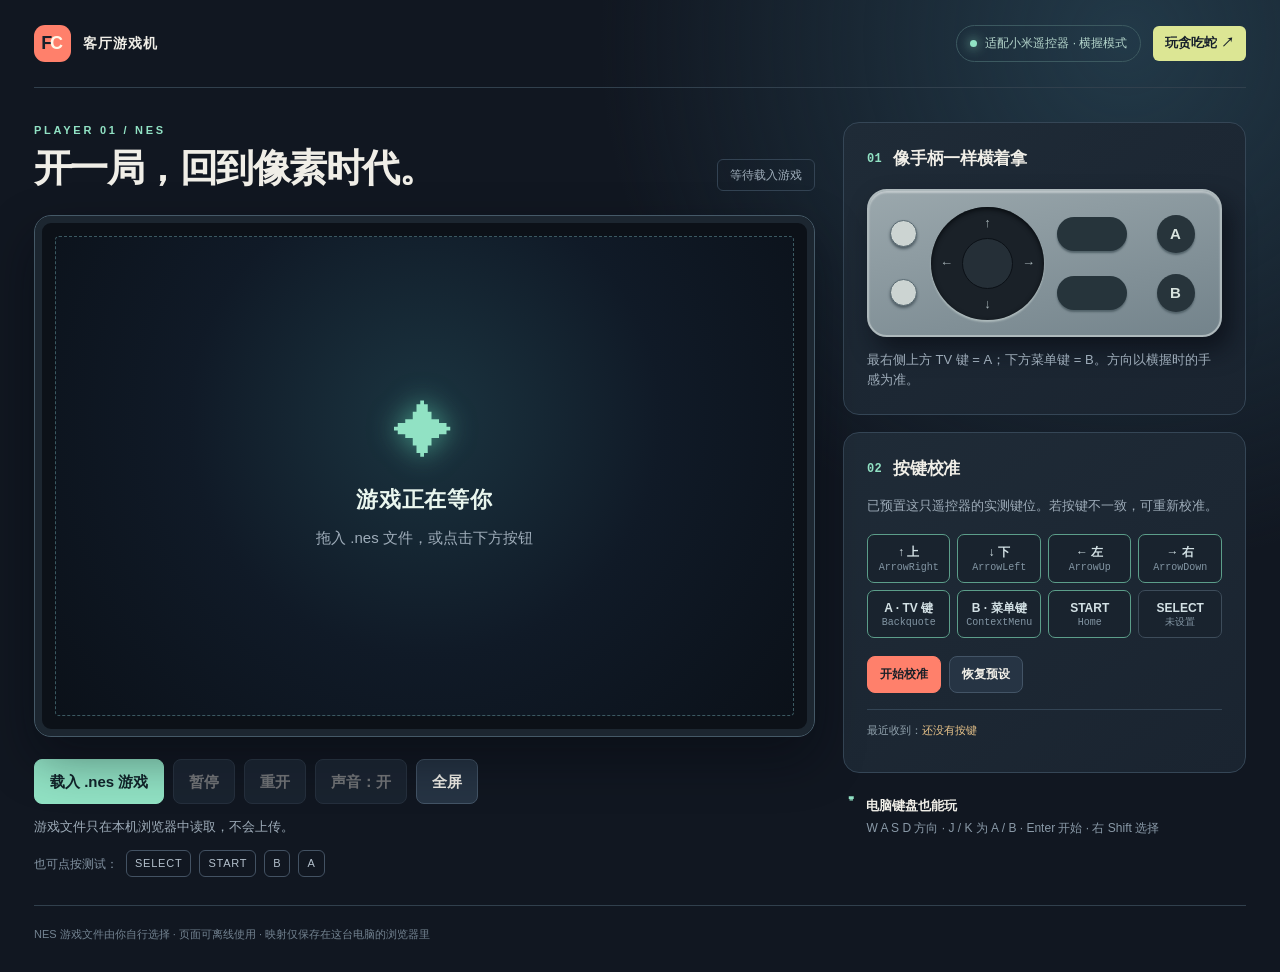
<file: index.html>
<!doctype html>
<html lang="zh-CN">
<head>
  <meta charset="utf-8">
  <meta name="viewport" content="width=device-width, initial-scale=1">
  <meta name="color-scheme" content="dark">
  <title>横握遥控器 · FC 游戏机</title>
  <link rel="stylesheet" href="styles.css">
  <script defer src="vendor/jsnes.min.js"></script>
  <script defer src="remote-keys.js"></script>
  <script defer src="input.js"></script>
  <script defer src="app.js"></script>
</head>
<body>
  <div class="shell">
    <header class="topbar">
      <div class="brand"><span class="brand-mark">F<span>C</span></span><span>客厅游戏机</span></div>
      <div class="topbar-actions">
        <span class="device-chip"><span class="status-dot"></span>适配小米遥控器 · 横握模式</span>
        <a class="snake-link" href="snake.html">玩贪吃蛇 <span aria-hidden="true">↗</span></a>
      </div>
    </header>

    <main class="layout">
      <section class="stage" aria-label="游戏画面">
        <div class="stage-heading">
          <div><p class="eyebrow">PLAYER 01 / NES</p><h1>开一局，回到像素时代。</h1></div>
          <div id="game-status" class="game-status" role="status">等待载入游戏</div>
        </div>

        <div id="screen-wrap" class="screen-wrap">
          <div id="nes-screen" class="nes-screen" aria-label="FC 游戏屏幕"></div>
          <div id="empty-screen" class="empty-screen">
            <div class="pixel-icon" aria-hidden="true">✦</div>
            <strong>游戏正在等你</strong>
            <span>拖入 .nes 文件，或点击下方按钮</span>
          </div>
          <div id="drop-overlay" class="drop-overlay" hidden>松开，载入游戏</div>
        </div>

        <div class="toolbar">
          <label class="primary-button" for="rom-file">载入 .nes 游戏</label>
          <input id="rom-file" type="file" accept=".nes,application/octet-stream">
          <button id="pause-button" type="button" disabled>暂停</button>
          <button id="reset-button" type="button" disabled>重开</button>
          <button id="mute-button" type="button" disabled>声音：开</button>
          <button id="full-button" type="button">全屏</button>
        </div>

        <p id="message" class="message" role="alert">游戏文件只在本机浏览器中读取，不会上传。</p>
        <div class="virtual-controls" aria-label="屏幕测试按键">
          <span>也可点按测试：</span>
          <button type="button" data-button="select">SELECT</button>
          <button type="button" data-button="start">START</button>
          <button type="button" data-button="b">B</button>
          <button type="button" data-button="a">A</button>
        </div>
      </section>

      <aside class="side-panel">
        <section class="card controller-card">
          <div class="section-title"><span class="section-index">01</span><h2>像手柄一样横着拿</h2></div>
          <div class="remote-diagram" aria-label="横握遥控器示意：左侧方向键，右侧上方 A，下方 B">
            <div class="remote-left"><span class="tiny-key"></span><span class="tiny-key"></span></div>
            <div class="dpad"><span class="d-up">↑</span><span class="d-left">←</span><span class="d-center"></span><span class="d-right">→</span><span class="d-down">↓</span></div>
            <div class="remote-middle"><span class="bar-key"></span><span class="bar-key"></span></div>
            <div class="remote-right"><span class="ab-key" data-indicator="a">A</span><span class="ab-key" data-indicator="b">B</span></div>
          </div>
          <p class="hint">最右侧上方 TV 键 = A；下方菜单键 = B。方向以横握时的手感为准。</p>
        </section>

        <section class="card calibration-card">
          <div class="section-title"><span class="section-index">02</span><h2>按键校准</h2></div>
          <p>已预置这只遥控器的实测键位。若按键不一致，可重新校准。</p>
          <div id="mapping-grid" class="mapping-grid" aria-label="当前按键映射"></div>
          <div id="calibration-prompt" class="calibration-prompt" hidden>
            <span id="calibration-count">1 / 8</span>
            <strong id="calibration-action">请按：横握时的 ↑</strong>
            <span>轻按一次，页面会自动进入下一步</span>
          </div>
          <div class="calibration-actions">
            <button id="calibrate-button" class="accent-button" type="button">开始校准</button>
            <button id="skip-button" type="button" hidden>跳过此键</button>
            <button id="cancel-button" type="button" hidden>取消</button>
            <button id="clear-button" type="button">恢复预设</button>
          </div>
          <div class="probe">最近收到：<code id="last-key">还没有按键</code></div>
          <p id="input-warning" class="input-warning" role="status"></p>
        </section>

        <section class="keyboard-help">
          <span class="section-index">⌨</span>
          <div><strong>电脑键盘也能玩</strong><p>W A S D 方向 · J / K 为 A / B · Enter 开始 · 右 Shift 选择</p></div>
        </section>
      </aside>
    </main>
    <footer>NES 游戏文件由你自行选择 · 页面可离线使用 · 映射仅保存在这台电脑的浏览器里</footer>
  </div>
</body>
</html>
</file>
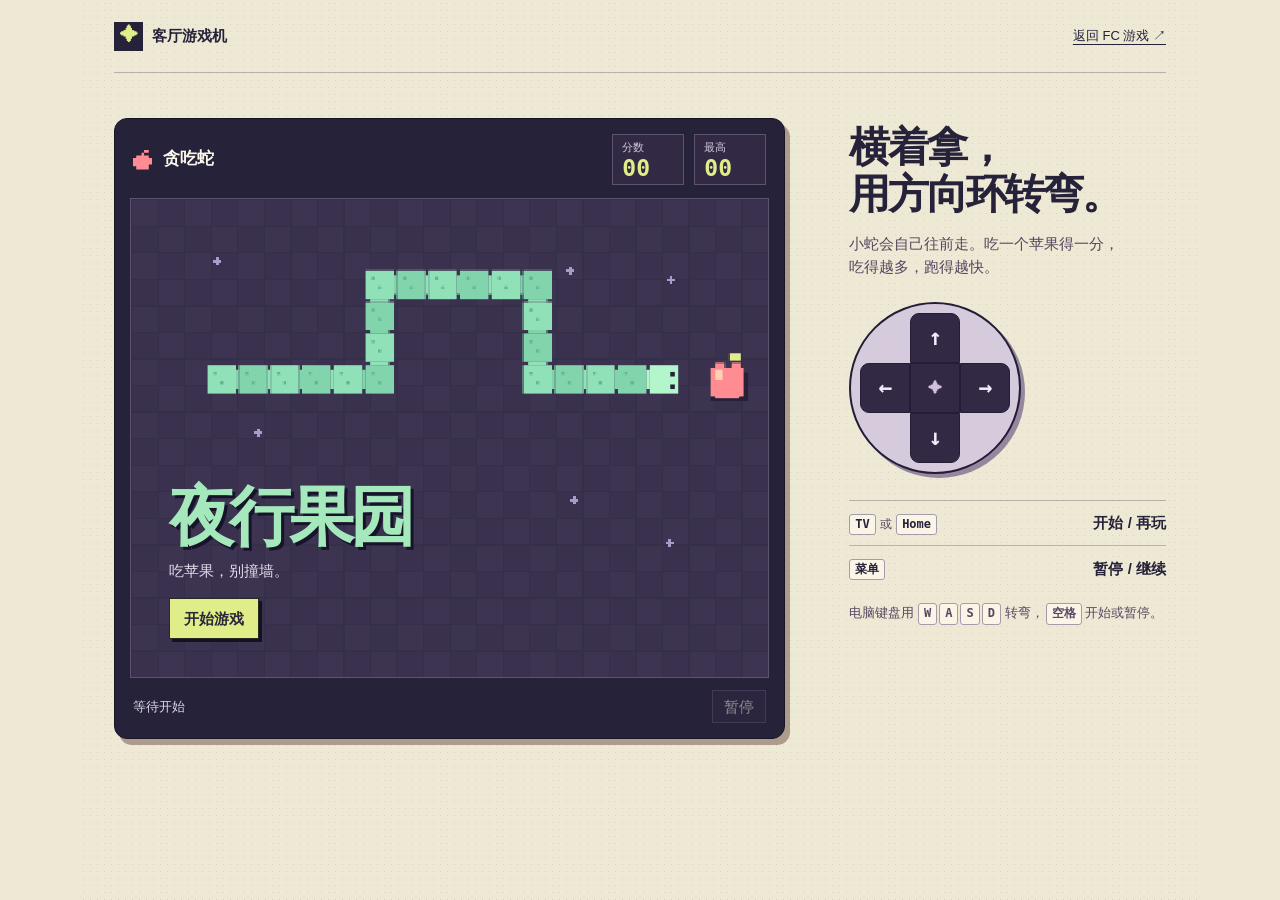
<file: snake.html>
<!doctype html>
<html lang="zh-CN">
<head>
  <meta charset="utf-8">
  <meta name="viewport" content="width=device-width, initial-scale=1">
  <meta name="color-scheme" content="light">
  <title>夜行果园 · 贪吃蛇</title>
  <link rel="stylesheet" href="snake.css">
  <script defer src="remote-keys.js"></script>
  <script defer src="snake.js"></script>
</head>
<body>
  <header class="masthead">
    <div class="cabinet-name"><span aria-hidden="true" class="cabinet-icon">✦</span> 客厅游戏机</div>
    <a href="index.html">返回 FC 游戏 <span aria-hidden="true">↗</span></a>
  </header>

  <main class="layout">
    <section class="arcade" aria-label="贪吃蛇游戏">
      <div class="scorebar">
        <div class="game-name"><span class="apple-icon" aria-hidden="true"></span> 贪吃蛇</div>
        <dl class="scoreboard">
          <div><dt>分数</dt><dd id="score">00</dd></div>
          <div><dt>最高</dt><dd id="best">00</dd></div>
        </dl>
      </div>
      <div class="playfield">
        <canvas id="board" width="480" height="360" aria-label="夜行果园棋盘"></canvas>
        <div class="screen-card" id="screen-card" data-screen="ready">
          <h1 id="screen-title">夜行果园</h1>
          <p id="screen-copy">吃苹果，别撞墙。</p>
          <button type="button" id="screen-action">开始游戏</button>
        </div>
      </div>
      <div class="arcade-footer">
        <p id="game-status" role="status">等待开始</p>
        <button type="button" id="pause-action" disabled>暂停</button>
      </div>
    </section>

    <aside class="control-panel" aria-label="操作说明">
      <h2>横着拿，<br>用方向环转弯。</h2>
      <p class="control-intro">小蛇会自己往前走。吃一个苹果得一分，吃得越多，跑得越快。</p>
      <div class="pad" aria-label="屏幕方向键">
        <button class="pad-up" type="button" data-turn="up" aria-label="向上">↑</button>
        <button class="pad-left" type="button" data-turn="left" aria-label="向左">←</button>
        <span aria-hidden="true" class="pad-center">✦</span>
        <button class="pad-right" type="button" data-turn="right" aria-label="向右">→</button>
        <button class="pad-down" type="button" data-turn="down" aria-label="向下">↓</button>
      </div>
      <dl class="control-list">
        <div><dt><kbd>TV</kbd> <span>或</span> <kbd>Home</kbd></dt><dd>开始 / 再玩</dd></div>
        <div><dt><kbd>菜单</kbd></dt><dd>暂停 / 继续</dd></div>
      </dl>
      <p class="keyboard-note">电脑键盘用 <kbd>W</kbd><kbd>A</kbd><kbd>S</kbd><kbd>D</kbd> 转弯，<kbd>空格</kbd> 开始或暂停。</p>
    </aside>
  </main>
</body>
</html>
</file>
<file: styles.css>
:root { color-scheme: dark; --bg:#111721; --panel:#1c2532; --panel2:#222e3c; --line:#334353; --text:#f0eee7; --muted:#9eacb9; --mint:#91e2c4; --accent:#ff806b; --gold:#e9c48a; }
* { box-sizing:border-box; }
html { background:var(--bg); }
body { margin:0; color:var(--text); background:radial-gradient(circle at 88% 4%,#223948 0,transparent 36%),var(--bg); font:15px/1.55 -apple-system,BlinkMacSystemFont,"PingFang SC","Microsoft YaHei",sans-serif; min-height:100vh; }
button, .primary-button { font:inherit; cursor:pointer; }
button:disabled { cursor:not-allowed; opacity:.4; }
button:focus-visible, .primary-button:focus-visible { outline:2px solid var(--mint); outline-offset:3px; }
.shell { max-width:1480px; margin:auto; padding:0 34px; }
.topbar { height:88px; display:flex; align-items:center; justify-content:space-between; border-bottom:1px solid #31404d; }
.topbar-actions { display:flex; align-items:center; gap:12px; }
.snake-link { color:#17202b; background:#dce694; text-decoration:none; white-space:nowrap; padding:7px 12px; border-radius:6px; font-size:13px; font-weight:750; }
.snake-link:hover { background:#eef4b5; }
.snake-link:focus-visible { outline:2px solid var(--mint); outline-offset:3px; }
.brand { display:flex; align-items:center; gap:12px; font-size:14px; font-weight:700; letter-spacing:.08em; }
.brand-mark { display:flex; align-items:center; justify-content:center; width:37px; height:37px; border-radius:11px; background:var(--accent); color:#17202b; font-weight:900; letter-spacing:-.13em; font-size:18px; padding-right:3px; }
.brand-mark span { color:#fff7e7; }
.device-chip { border:1px solid #3c5960; border-radius:100px; padding:8px 13px; color:#b5d6cc; font-size:12px; }
.status-dot { display:inline-block; width:7px; height:7px; border-radius:50%; background:var(--mint); margin-right:8px; box-shadow:0 0 12px var(--mint); }
.layout { display:grid; grid-template-columns:minmax(0,1.55fr) minmax(320px,.8fr); gap:28px; padding:34px 0 28px; align-items:start; }
.stage { min-width:0; }
.stage-heading { display:flex; align-items:end; justify-content:space-between; gap:15px; margin-bottom:24px; }
.eyebrow { margin:0 0 6px; color:var(--mint); font-size:11px; letter-spacing:.25em; font-weight:800; }
h1 { font-size:clamp(24px,3vw,42px); line-height:1.2; letter-spacing:-.04em; margin:0; }
.game-status { color:var(--muted); border:1px solid var(--line); padding:6px 12px; border-radius:6px; font-size:12px; white-space:nowrap; }
.screen-wrap { position:relative; width:100%; height:min(58vh,650px); min-height:290px; padding:20px; background:#0c1118; border:1px solid #455967; border-radius:17px; box-shadow:inset 0 0 0 7px #1c2630,0 22px 50px #05080d6e; overflow:hidden; }
.nes-screen { width:100%; height:100%; background:#070c13; border-radius:4px; overflow:hidden; display:flex; align-items:center; justify-content:center; }
.nes-screen canvas { display:block; max-width:100%; max-height:100%; image-rendering:pixelated; }
.empty-screen, .drop-overlay { position:absolute; inset:20px; display:flex; flex-direction:column; align-items:center; justify-content:center; text-align:center; gap:8px; background:radial-gradient(circle at 50% 38%,#1b3440 0,#101a27 50%,#0b1119 100%); border:1px dashed #3b5961; border-radius:4px; color:var(--muted); }
.empty-screen strong { color:#e9f6ee; font-size:22px; letter-spacing:.04em; }
.pixel-icon { font-size:60px; color:var(--mint); line-height:1; margin-bottom:12px; text-shadow:0 0 28px #67e4bb99; }
.drop-overlay { z-index:3; background:#112b36eb; border:2px dashed var(--mint); color:var(--mint); font-size:24px; font-weight:800; }
[hidden] { display:none !important; }
.toolbar { display:flex; flex-wrap:wrap; gap:9px; align-items:center; margin-top:22px; }
.toolbar button, .primary-button, .calibration-actions button { border:1px solid #435466; color:var(--text); background:#263444; padding:10px 15px; border-radius:8px; font-weight:700; transition:background .15s,transform .15s; }
.toolbar button:not(:disabled):hover, .calibration-actions button:not(:disabled):hover { background:#35495b; transform:translateY(-1px); }
.primary-button { background:var(--mint); border-color:var(--mint); color:#11242a; display:inline-block; }
.primary-button:hover { background:#b6f3dc; transform:translateY(-1px); }
input[type=file] { position:absolute; width:1px; height:1px; opacity:0; overflow:hidden; }
.message { min-height:23px; color:var(--muted); margin:13px 0 10px; font-size:13px; }
.message.error { color:#ffa392; }
.virtual-controls { display:flex; gap:8px; align-items:center; color:#8393a2; font-size:12px; flex-wrap:wrap; }
.virtual-controls button { border:1px solid #435263; border-radius:6px; background:transparent; color:#b3c0cc; font-size:11px; padding:4px 8px; letter-spacing:.07em; touch-action:none; }
.virtual-controls button.pressed { background:var(--accent); color:#111721; }
.side-panel { display:flex; flex-direction:column; gap:17px; }
.card { background:linear-gradient(145deg,#1f2b37,#1a2430); border:1px solid #354656; border-radius:16px; padding:23px; }
.section-title { display:flex; align-items:center; gap:11px; margin-bottom:14px; }
.section-index { color:var(--mint); font:700 12px/1 ui-monospace,SFMono-Regular,monospace; letter-spacing:.04em; }
h2 { margin:0; font-size:17px; letter-spacing:-.02em; }
.card p { color:var(--muted); font-size:13px; margin:0 0 14px; }
.remote-diagram { height:148px; border-radius:20px; border:2px solid #aeb9bc; background:linear-gradient(165deg,#9ba8ad,#73838b); display:flex; align-items:center; gap:13px; padding:13px 21px; margin:17px 0 13px; box-shadow:8px 13px 23px #070b12a6,inset 0 2px 2px #fff6; }
.remote-left, .remote-right, .remote-middle { display:flex; flex-direction:column; justify-content:space-around; align-items:center; height:100%; }
.remote-left { width:28px; }
.tiny-key { width:27px; height:27px; border:1px solid #56676f; border-radius:50%; background:#ccd4d2; box-shadow:0 2px 3px #4d5b63; }
.dpad { width:113px; height:113px; min-width:113px; border-radius:50%; background:#1a2128; position:relative; display:grid; place-items:center; box-shadow:inset 0 2px 5px #070b0f,0 2px 2px #d7e3df88; color:#a6b3b6; font-size:13px; }
.dpad span { position:absolute; }
.d-up { top:6px; }.d-down { bottom:6px; }.d-left { left:9px; }.d-right { right:9px; }
.d-center { width:51px; height:51px; border-radius:50%; background:#252f37; border:1px solid #0b1016; }
.remote-middle { flex:1; max-width:70px; }
.bar-key { width:100%; height:34px; border-radius:18px; background:#26343b; box-shadow:0 2px 2px #526269; }
.remote-right { margin-left:auto; width:47px; }
.ab-key { display:grid; place-items:center; width:38px; height:38px; border-radius:50%; background:#27343b; color:#d7e2dd; box-shadow:0 2px 2px #526269; font-weight:900; }
.ab-key.pressed { background:var(--accent); color:#202831; }
.controller-card .hint { margin:0; line-height:1.55; }
.mapping-grid { display:grid; grid-template-columns:repeat(4,1fr); gap:7px; margin:18px 0; }
.mapping-item { border:1px solid #3d4c5a; background:#19232e; padding:8px 5px; border-radius:7px; text-align:center; min-width:0; }
.mapping-item strong { display:block; font-size:12px; color:#d3e1e5; }
.mapping-item small { color:#8295a3; font:10px/1.2 ui-monospace,SFMono-Regular,monospace; white-space:nowrap; overflow:hidden; text-overflow:ellipsis; display:block; }
.mapping-item.done { border-color:#5c9e8a; }
.calibration-prompt { background:#233c43; border:1px solid #68bd9f; border-radius:9px; padding:12px; display:flex; flex-direction:column; gap:3px; margin-bottom:13px; }
.calibration-prompt span { color:#a7d0c2; font-size:11px; }
.calibration-prompt strong { font-size:16px; color:#e3fff1; }
.calibration-actions { display:flex; gap:8px; flex-wrap:wrap; }
.calibration-actions button { padding:8px 12px; font-size:12px; }
.calibration-actions .accent-button { background:var(--accent); color:#1b2028; border-color:var(--accent); }
.probe { color:#91a2ad; font-size:11px; border-top:1px solid #334454; padding-top:12px; margin-top:16px; }
.probe code { color:var(--gold); word-break:break-all; }
.input-warning { color:#ffad9c !important; min-height:0; margin:9px 0 0 !important; }
.keyboard-help { display:flex; gap:12px; padding:3px 5px; }
.keyboard-help strong { font-size:13px; }
.keyboard-help p { color:#8999a7; font-size:12px; margin:3px 0; }
footer { border-top:1px solid #31404d; color:#738391; font-size:11px; padding:20px 0 29px; }
@media (max-width:980px) { .layout { grid-template-columns:1fr; } .side-panel { display:grid; grid-template-columns:1fr 1fr; } .keyboard-help { grid-column:1/-1; } }
@media (max-width:620px) { .shell { padding:0 15px; } .topbar { height:68px; } .device-chip { font-size:0; } .device-chip .status-dot { margin:0; } .layout { padding-top:25px; gap:23px; } .stage-heading { align-items:start; flex-direction:column; gap:11px; } .screen-wrap { min-height:250px; padding:10px; } .empty-screen,.drop-overlay { inset:10px; } .side-panel { display:flex; } .remote-diagram { max-width:410px; } }
.screen-wrap:fullscreen { width:100vw; height:100vh; max-height:none; border:0; border-radius:0; }
</file>
<file: snake.css>
:root {
  color-scheme: light;
  --paper: #eee9d5;
  --ink: #262239;
  --plum: #322945;
  --plum-line: #5f5374;
  --mint: #a5e8bc;
  --lime: #e0ed89;
  --coral: #ff8c93;
  --mono: ui-monospace, "SF Mono", Menlo, monospace;
  font: 15px/1.55 -apple-system, BlinkMacSystemFont, "PingFang SC", sans-serif;
  background: var(--paper);
  color: var(--ink);
}

* { box-sizing: border-box; }
[hidden] { display: none !important; }
body {
  min-height: 100vh;
  max-width: 1120px;
  margin: 0 auto;
  padding: 0 34px 38px;
  background-image: radial-gradient(#6c62502a 0.65px, transparent 0.65px);
  background-size: 7px 7px;
}
button { color: inherit; font: inherit; cursor: pointer; }
button:disabled { cursor: default; opacity: .5; }
button:focus-visible, a:focus-visible { outline: 3px solid #ad425a; outline-offset: 4px; }

.masthead {
  display: flex;
  justify-content: space-between;
  align-items: center;
  gap: 12px;
  height: 73px;
  border-bottom: 1px solid #514a5c58;
}
.cabinet-name { display: flex; align-items: center; gap: 9px; font-weight: 800; }
.cabinet-icon {
  display: grid;
  place-items: center;
  width: 29px;
  height: 29px;
  background: var(--ink);
  color: var(--lime);
  font-size: 18px;
}
.masthead a { color: var(--ink); text-underline-offset: 4px; font-size: 13px; }
.layout {
  display: grid;
  grid-template-columns: minmax(0, 2.12fr) minmax(235px, 1fr);
  align-items: start;
  gap: clamp(28px, 5vw, 66px);
  padding-top: clamp(24px, 5vh, 48px);
}
.arcade {
  min-width: 0;
  background: var(--ink);
  color: #fbf8eb;
  padding: 15px;
  border: 1px solid #181626;
  border-radius: 13px;
  box-shadow: 5px 6px 0 #ad9c8b;
}
.scorebar, .arcade-footer { display: flex; justify-content: space-between; align-items: center; gap: 12px; }
.scorebar { margin: 0 3px 13px; }
.game-name { display: flex; align-items: center; gap: 11px; font-weight: 800; font-size: 17px; }
.apple-icon {
  width: 19px;
  height: 20px;
  background: var(--coral);
  clip-path: polygon(58% 0, 83% 0, 83% 16%, 58% 16%, 58% 30%, 83% 30%, 83% 42%, 100% 42%, 100% 75%, 83% 75%, 83% 100%, 17% 100%, 17% 83%, 0 83%, 0 42%, 17% 42%, 17% 30%, 45% 30%, 45% 16%, 58% 16%);
}
.scoreboard { display: flex; gap: 10px; margin: 0; }
.scoreboard div { padding: 4px 9px; min-width: 72px; background: var(--plum); border: 1px solid var(--plum-line); }
.scoreboard dt { color: #d3c8df; font-size: 11px; }
.scoreboard dd { margin: 0; color: var(--lime); font: 700 23px/1.05 var(--mono); font-variant-numeric: tabular-nums; }
.playfield { position: relative; border: 1px solid var(--plum-line); }
canvas { display: block; width: 100%; height: auto; aspect-ratio: 4 / 3; image-rendering: pixelated; }
.screen-card {
  position: absolute;
  left: 50%;
  top: 50%;
  transform: translate(-50%, -50%);
  width: min(85%, 340px);
  padding: 22px 25px;
  background: #252039;
  border: 1px solid #88799c;
  box-shadow: 5px 5px #1c172c8c;
  text-align: center;
}
.screen-card[data-screen="ready"] {
  left: 6%;
  bottom: 8%;
  top: auto;
  transform: none;
  width: max-content;
  max-width: 89%;
  padding: 0;
  background: none;
  border: 0;
  box-shadow: none;
  text-align: left;
}
.screen-card h1 {
  margin: 0;
  color: var(--mint);
  font-size: clamp(28px, 5.1vw, 68px);
  font-weight: 900;
  letter-spacing: -.075em;
  line-height: 1.02;
  text-shadow: 3px 3px #17132a;
}
.screen-card:not([data-screen="ready"]) h1 { font-size: clamp(24px, 3.5vw, 38px); }
.screen-card p { margin: 9px 0 15px; color: #e5daed; }
#screen-action {
  padding: 8px 14px;
  background: var(--lime);
  border: 1px solid #282b23;
  box-shadow: 3px 3px #111321;
  color: #29273a;
  font-weight: 800;
}
#screen-action:hover { background: #f5ffae; }
.arcade-footer { margin: 12px 3px 0; }
.arcade-footer p { margin: 0; color: #e2d6ec; font-size: 13px; }
.arcade-footer button { padding: 4px 11px; background: var(--plum); border: 1px solid var(--plum-line); }
.arcade-footer button:not(:disabled):hover { background: #514368; }

.control-panel { padding-top: 6px; }
.control-panel h2 {
  margin: 0;
  font-size: clamp(25px, 3.2vw, 42px);
  font-weight: 900;
  line-height: 1.15;
  letter-spacing: -.055em;
}
.control-intro { max-width: 33ch; margin: 14px 0 23px; color: #544760; }
.pad {
  width: 172px;
  aspect-ratio: 1;
  display: grid;
  grid-template: repeat(3, 1fr) / repeat(3, 1fr);
  padding: 9px;
  border: 2px solid #231d35;
  border-radius: 50%;
  background: #d5cbdd;
  box-shadow: 4px 4px #97879e;
}
.pad button, .pad-center {
  border: 1px solid #241d35;
  background: var(--plum);
  color: #f5eafe;
  touch-action: manipulation;
}
.pad button { font: 700 23px/1 var(--mono); }
.pad button:hover, .pad button.is-heading { background: var(--mint); color: var(--ink); }
.pad-up { grid-area: 1 / 2; border-radius: 9px 9px 0 0; }
.pad-down { grid-area: 3 / 2; border-radius: 0 0 9px 9px; }
.pad-left { grid-area: 2 / 1; border-radius: 9px 0 0 9px; }
.pad-right { grid-area: 2 / 3; border-radius: 0 9px 9px 0; }
.pad-center { grid-area: 2 / 2; display: grid; place-items: center; color: #cfc0df; }
.control-list { margin: 26px 0 0; }
.control-list div { display: flex; justify-content: space-between; align-items: center; gap: 9px; padding: 10px 0; border-top: 1px solid #514a5c58; }
.control-list dt span { color: #544760; font-size: 12px; }
.control-list dd { margin: 0; font-weight: 750; }
kbd { display: inline-block; background: #faf5e6; border: 1px solid #a69baa; padding: 1px 5px; border-radius: 3px; font: 700 12px/1.45 var(--mono); }
.keyboard-note { color: #544760; font-size: 13px; }
.keyboard-note kbd + kbd { margin-left: 2px; }

@media (max-width: 730px) {
  body { padding: 0 16px 28px; }
  .masthead { height: 56px; }
  .layout { grid-template-columns: 1fr; gap: 25px; padding-top: 19px; }
  .arcade { padding: 9px; }
  .scorebar { margin-bottom: 9px; }
  .scoreboard div { min-width: 56px; }
  .control-panel { padding-inline: 5px; }
  .control-panel h2 br { display: none; }
  .control-intro { margin: 10px 0 16px; }
}
</file>
